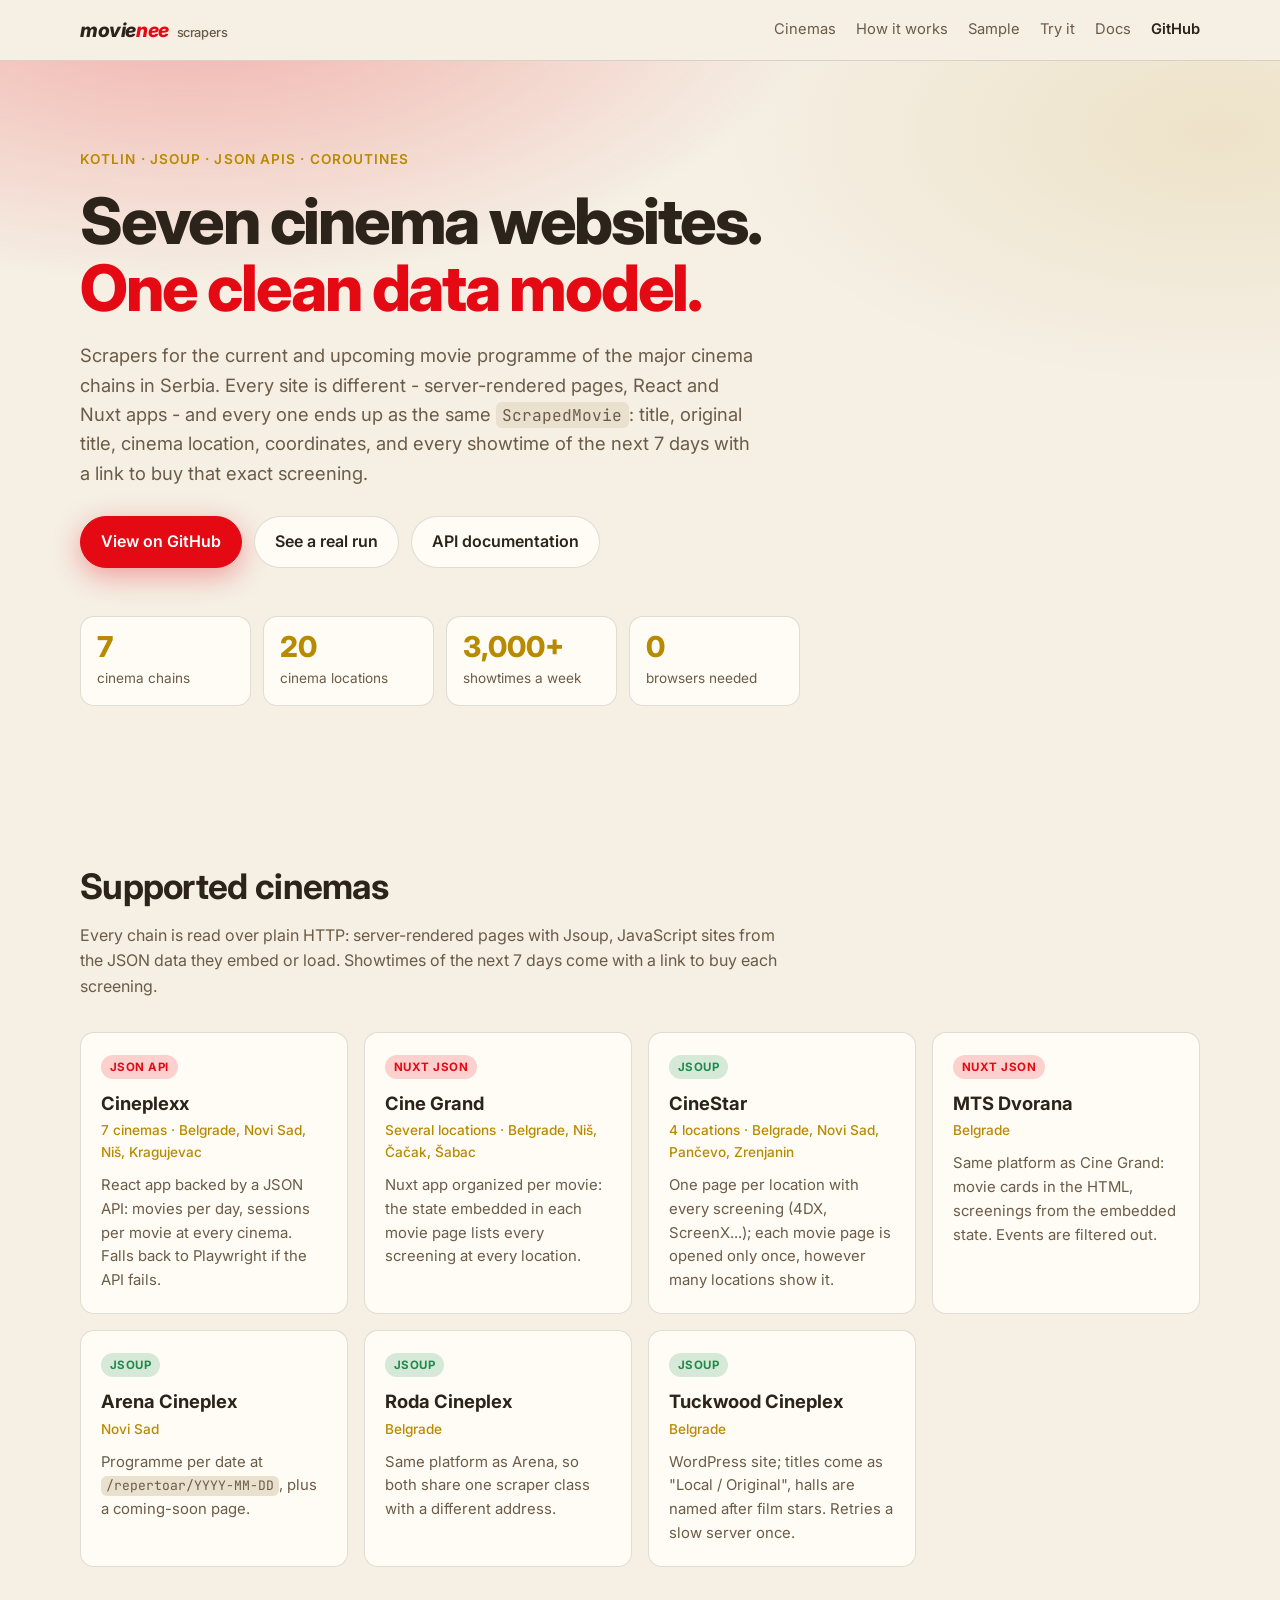
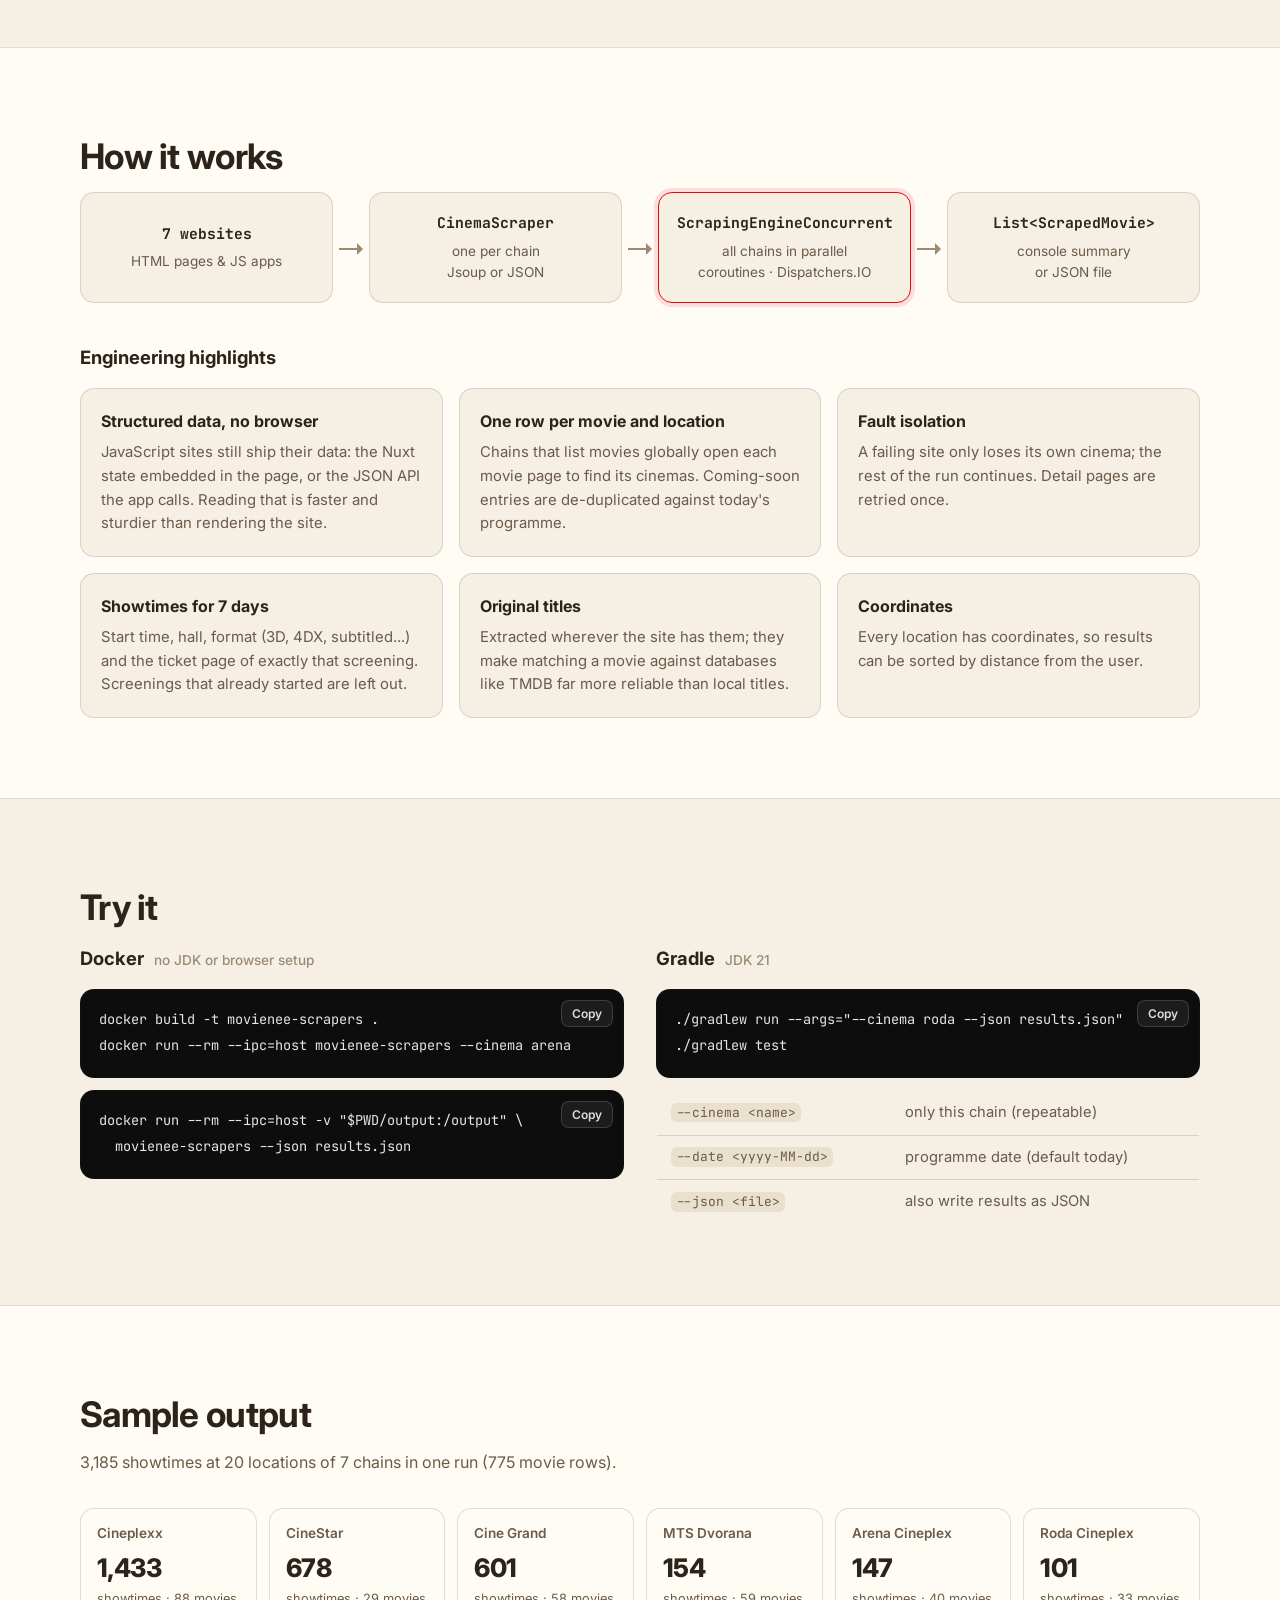
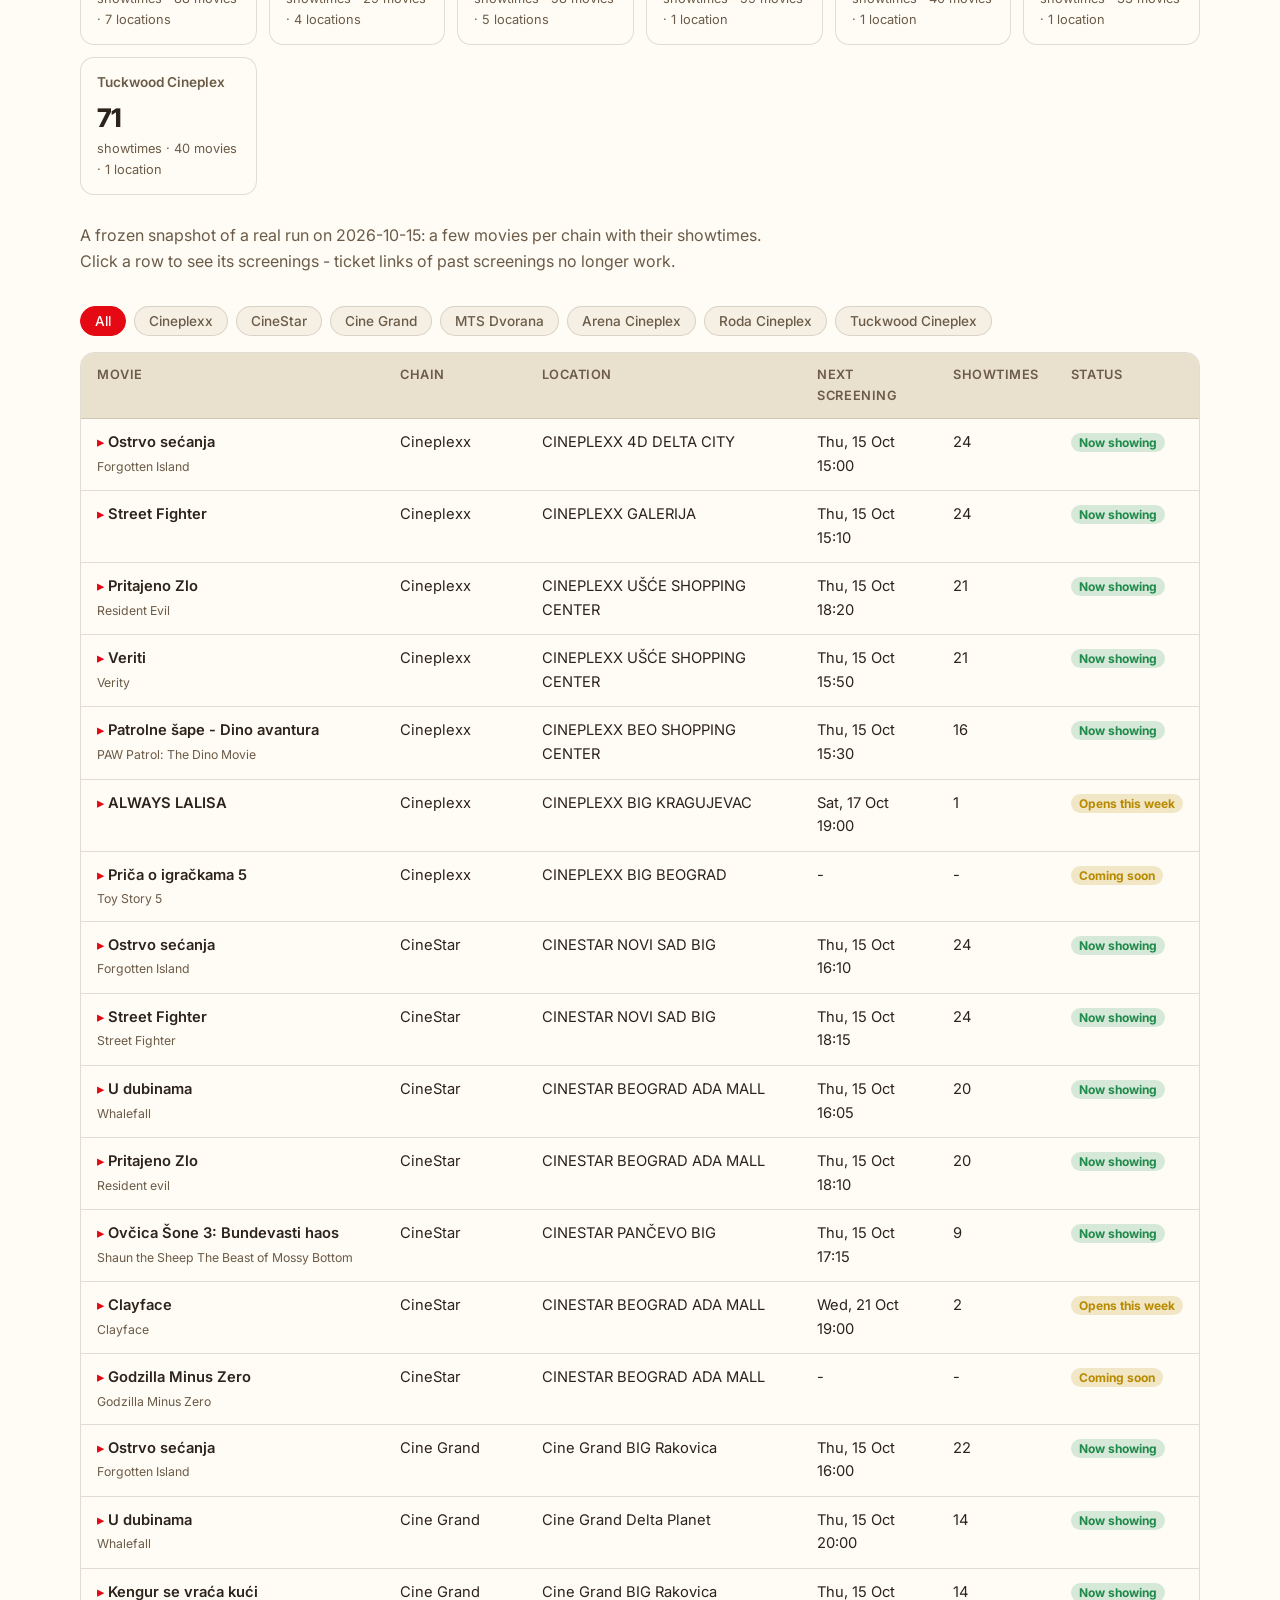
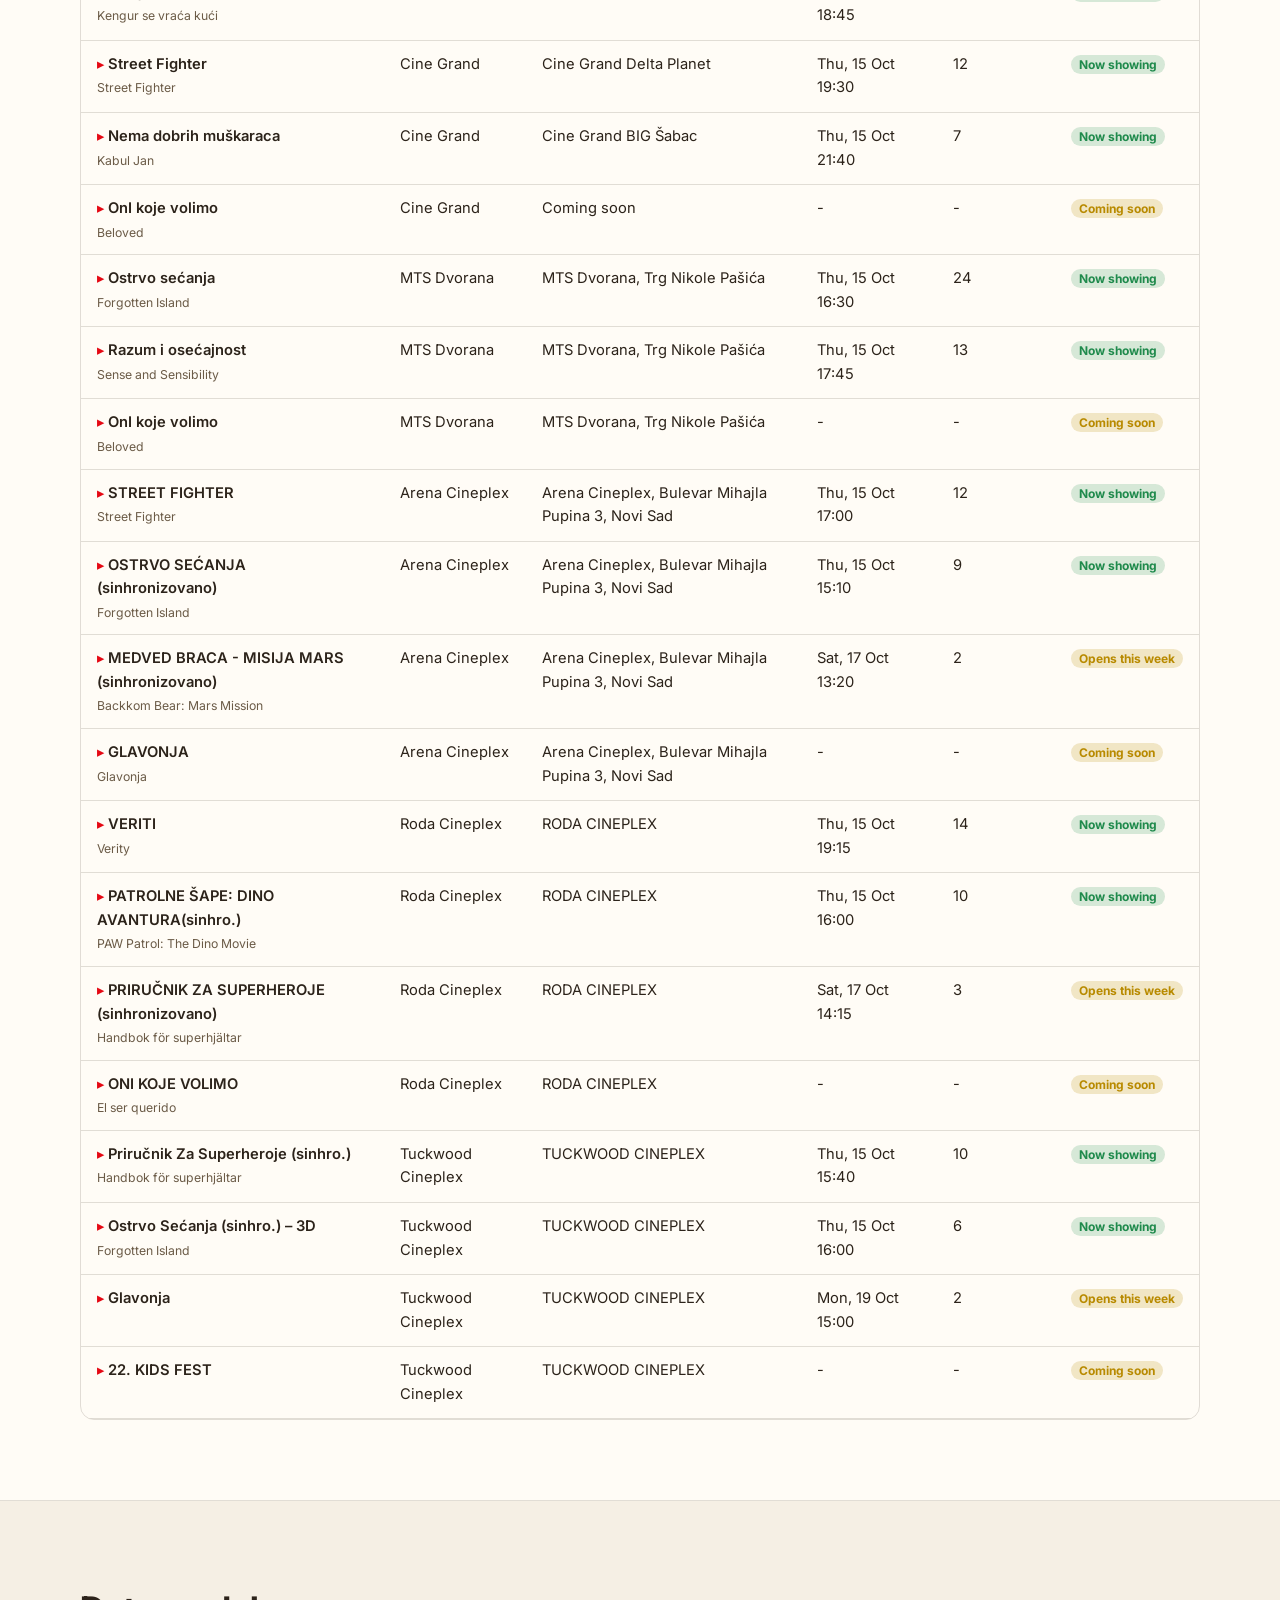
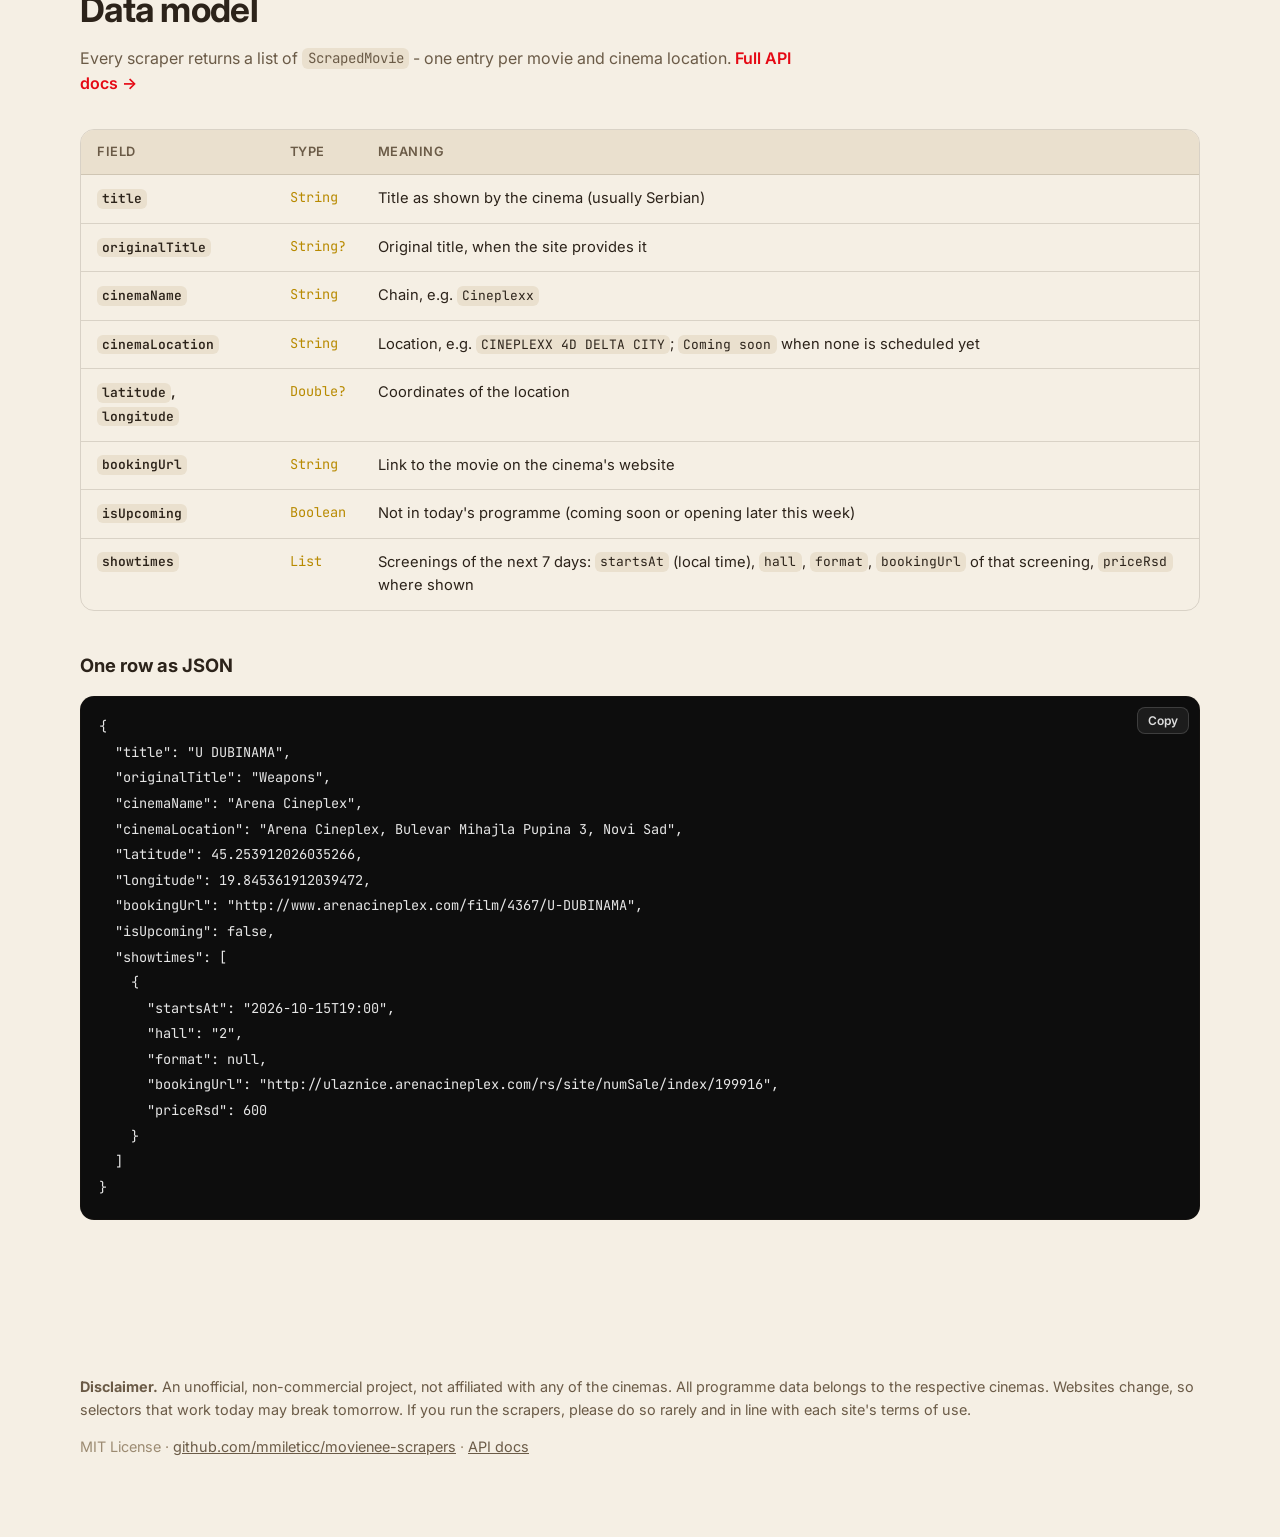
<file: site/index.html>
<!doctype html>
<html lang="en">
<head>
  <meta charset="utf-8">
  <meta name="viewport" content="width=device-width, initial-scale=1">
  <title>Movienee Scrapers</title>
  <meta name="description" content="Kotlin scrapers that turn the websites of seven Serbian cinema chains into one uniform data model - movies, locations and every showtime of the week with a ticket link.">
  <link rel="preconnect" href="https://fonts.googleapis.com">
  <link rel="preconnect" href="https://fonts.gstatic.com" crossorigin>
  <link href="https://fonts.googleapis.com/css2?family=Inter:wght@400;500;600;700;800&family=JetBrains+Mono:wght@400;500&display=swap" rel="stylesheet">
  <link rel="stylesheet" href="style.css">
  <link rel="icon" href="data:image/svg+xml,%3Csvg xmlns='http://www.w3.org/2000/svg' viewBox='0 0 32 32'%3E%3Crect width='32' height='32' rx='8' fill='%23E50914'/%3E%3Cpath d='M9 22V10l7 7 7-7v12' stroke='white' stroke-width='3' fill='none' stroke-linecap='round' stroke-linejoin='round'/%3E%3C/svg%3E">
</head>
<body>

<header class="topbar">
  <div class="wrap topbar-inner">
    <a class="brand" href="#">movie<span>nee</span> <small>scrapers</small></a>
    <nav>
      <a href="#cinemas">Cinemas</a>
      <a href="#how">How it works</a>
      <a href="#sample">Sample</a>
      <a href="#try">Try it</a>
      <a href="docs/index.html">Docs</a>
      <a class="gh" href="https://github.com/mmileticc/movienee-scrapers" aria-label="GitHub repository">GitHub</a>
    </nav>
  </div>
</header>

<main>
  <section class="hero">
    <div class="wrap">
      <p class="eyebrow">Kotlin · Jsoup · JSON APIs · Coroutines</p>
      <h1>Seven cinema websites.<br><span>One clean data model.</span></h1>
      <p class="lead">
        Scrapers for the current and upcoming movie programme of the major cinema chains in Serbia.
        Every site is different - server-rendered pages, React and Nuxt apps - and every one ends up
        as the same <code>ScrapedMovie</code>: title, original title, cinema location, coordinates,
        and every showtime of the next 7 days with a link to buy that exact screening.
      </p>
      <div class="cta">
        <a class="btn primary" href="https://github.com/mmileticc/movienee-scrapers">View on GitHub</a>
        <a class="btn" href="#sample">See a real run</a>
        <a class="btn" href="docs/index.html">API documentation</a>
      </div>
      <dl class="stats">
        <div><dt>7</dt><dd>cinema chains</dd></div>
        <div><dt>20</dt><dd>cinema locations</dd></div>
        <div><dt>3,000+</dt><dd>showtimes a week</dd></div>
        <div><dt>0</dt><dd>browsers needed</dd></div>
      </dl>
    </div>
  </section>

  <section id="cinemas" class="section">
    <div class="wrap">
      <h2>Supported cinemas</h2>
      <p class="sub">Every chain is read over plain HTTP: server-rendered pages with Jsoup, JavaScript sites from the JSON data they embed or load. Showtimes of the next 7 days come with a link to buy each screening.</p>
      <div class="grid cinemas">
        <article class="card"><span class="tag pw">JSON API</span><h3>Cineplexx</h3><p class="where">7 cinemas · Belgrade, Novi Sad, Niš, Kragujevac</p><p>React app backed by a JSON API: movies per day, sessions per movie at every cinema. Falls back to Playwright if the API fails.</p></article>
        <article class="card"><span class="tag pw">Nuxt JSON</span><h3>Cine Grand</h3><p class="where">Several locations · Belgrade, Niš, Čačak, Šabac</p><p>Nuxt app organized per movie: the state embedded in each movie page lists every screening at every location.</p></article>
        <article class="card"><span class="tag js">Jsoup</span><h3>CineStar</h3><p class="where">4 locations · Belgrade, Novi Sad, Pančevo, Zrenjanin</p><p>One page per location with every screening (4DX, ScreenX...); each movie page is opened only once, however many locations show it.</p></article>
        <article class="card"><span class="tag pw">Nuxt JSON</span><h3>MTS Dvorana</h3><p class="where">Belgrade</p><p>Same platform as Cine Grand: movie cards in the HTML, screenings from the embedded state. Events are filtered out.</p></article>
        <article class="card"><span class="tag js">Jsoup</span><h3>Arena Cineplex</h3><p class="where">Novi Sad</p><p>Programme per date at <code>/repertoar/YYYY-MM-DD</code>, plus a coming-soon page.</p></article>
        <article class="card"><span class="tag js">Jsoup</span><h3>Roda Cineplex</h3><p class="where">Belgrade</p><p>Same platform as Arena, so both share one scraper class with a different address.</p></article>
        <article class="card"><span class="tag js">Jsoup</span><h3>Tuckwood Cineplex</h3><p class="where">Belgrade</p><p>WordPress site; titles come as "Local / Original", halls are named after film stars. Retries a slow server once.</p></article>
      </div>
    </div>
  </section>

  <section id="how" class="section alt">
    <div class="wrap">
      <h2>How it works</h2>
      <div class="flow" role="img" aria-label="Websites are read by scrapers, run in parallel by the engine, and produce a list of ScrapedMovie">
        <div class="node"><b>7 websites</b><span>HTML pages &amp; JS apps</span></div>
        <div class="arrow" aria-hidden="true"></div>
        <div class="node"><b>CinemaScraper</b><span>one per chain<br>Jsoup or JSON</span></div>
        <div class="arrow" aria-hidden="true"></div>
        <div class="node accent"><b>ScrapingEngineConcurrent</b><span>all chains in parallel<br>coroutines · Dispatchers.IO</span></div>
        <div class="arrow" aria-hidden="true"></div>
        <div class="node"><b>List&lt;ScrapedMovie&gt;</b><span>console summary<br>or JSON file</span></div>
      </div>

      <h3 class="h3">Engineering highlights</h3>
      <div class="grid highlights">
        <div class="hl"><h4>Structured data, no browser</h4><p>JavaScript sites still ship their data: the Nuxt state embedded in the page, or the JSON API the app calls. Reading that is faster and sturdier than rendering the site.</p></div>
        <div class="hl"><h4>One row per movie and location</h4><p>Chains that list movies globally open each movie page to find its cinemas. Coming-soon entries are de-duplicated against today's programme.</p></div>
        <div class="hl"><h4>Fault isolation</h4><p>A failing site only loses its own cinema; the rest of the run continues. Detail pages are retried once.</p></div>
        <div class="hl"><h4>Showtimes for 7 days</h4><p>Start time, hall, format (3D, 4DX, subtitled...) and the ticket page of exactly that screening. Screenings that already started are left out.</p></div>
        <div class="hl"><h4>Original titles</h4><p>Extracted wherever the site has them; they make matching a movie against databases like TMDB far more reliable than local titles.</p></div>
        <div class="hl"><h4>Coordinates</h4><p>Every location has coordinates, so results can be sorted by distance from the user.</p></div>
      </div>
    </div>
  </section>

  <section id="try" class="section">
    <div class="wrap">
      <h2>Try it</h2>
      <div class="grid two">
        <div>
          <h3 class="h3">Docker <small>no JDK or browser setup</small></h3>
          <div class="code"><button class="copy" type="button">Copy</button><pre><code>docker build -t movienee-scrapers .
docker run --rm --ipc=host movienee-scrapers --cinema arena</code></pre></div>
          <div class="code"><button class="copy" type="button">Copy</button><pre><code>docker run --rm --ipc=host -v "$PWD/output:/output" \
  movienee-scrapers --json results.json</code></pre></div>
        </div>
        <div>
          <h3 class="h3">Gradle <small>JDK 21</small></h3>
          <div class="code"><button class="copy" type="button">Copy</button><pre><code>./gradlew run --args="--cinema roda --json results.json"
./gradlew test</code></pre></div>
          <table class="opts">
            <tr><td><code>--cinema &lt;name&gt;</code></td><td>only this chain (repeatable)</td></tr>
            <tr><td><code>--date &lt;yyyy-MM-dd&gt;</code></td><td>programme date (default today)</td></tr>
            <tr><td><code>--json &lt;file&gt;</code></td><td>also write results as JSON</td></tr>
          </table>
        </div>
      </div>
    </div>
  </section>

  <section id="sample" class="section alt">
    <div class="wrap">
      <h2>Sample output</h2>
      <div class="run" hidden>
        <p class="sub" id="run-total">One real run.</p>
        <div class="run-grid" id="run-stats"></div>
      </div>
      <p class="sub" id="sample-caption">A few rows from a real run.</p>
      <div class="filters" id="sample-filters" hidden></div>
      <div class="table-wrap">
        <table class="sample" id="sample-table" hidden>
          <thead><tr><th>Movie</th><th>Chain</th><th>Location</th><th>Next screening</th><th>Showtimes</th><th>Status</th></tr></thead>
          <tbody></tbody>
        </table>
      </div>
      <p class="note" id="sample-empty" hidden>No sample yet - run the scraper with <code>--json</code> and see the format below.</p>
    </div>
  </section>

  <section id="model" class="section">
    <div class="wrap">
      <h2>Data model</h2>
      <p class="sub">Every scraper returns a list of <code>ScrapedMovie</code> - one entry per movie and cinema location. <a href="docs/index.html">Full API docs →</a></p>
      <div class="table-wrap">
        <table class="model">
          <thead><tr><th>Field</th><th>Type</th><th>Meaning</th></tr></thead>
          <tbody>
            <tr><td><code>title</code></td><td>String</td><td>Title as shown by the cinema (usually Serbian)</td></tr>
            <tr><td><code>originalTitle</code></td><td>String?</td><td>Original title, when the site provides it</td></tr>
            <tr><td><code>cinemaName</code></td><td>String</td><td>Chain, e.g. <code>Cineplexx</code></td></tr>
            <tr><td><code>cinemaLocation</code></td><td>String</td><td>Location, e.g. <code>CINEPLEXX 4D DELTA CITY</code>; <code>Coming soon</code> when none is scheduled yet</td></tr>
            <tr><td><code>latitude</code>, <code>longitude</code></td><td>Double?</td><td>Coordinates of the location</td></tr>
            <tr><td><code>bookingUrl</code></td><td>String</td><td>Link to the movie on the cinema's website</td></tr>
            <tr><td><code>isUpcoming</code></td><td>Boolean</td><td>Not in today's programme (coming soon or opening later this week)</td></tr>
            <tr><td><code>showtimes</code></td><td>List</td><td>Screenings of the next 7 days: <code>startsAt</code> (local time), <code>hall</code>, <code>format</code>, <code>bookingUrl</code> of that screening, <code>priceRsd</code> where shown</td></tr>
          </tbody>
        </table>
      </div>
      <h3 class="h3">One row as JSON</h3>
      <div class="code"><button class="copy" type="button">Copy</button><pre><code>{
  "title": "U DUBINAMA",
  "originalTitle": "Weapons",
  "cinemaName": "Arena Cineplex",
  "cinemaLocation": "Arena Cineplex, Bulevar Mihajla Pupina 3, Novi Sad",
  "latitude": 45.253912026035266,
  "longitude": 19.845361912039472,
  "bookingUrl": "http://www.arenacineplex.com/film/4367/U-DUBINAMA",
  "isUpcoming": false,
  "showtimes": [
    {
      "startsAt": "2026-10-15T19:00",
      "hall": "2",
      "format": null,
      "bookingUrl": "http://ulaznice.arenacineplex.com/rs/site/numSale/index/199916",
      "priceRsd": 600
    }
  ]
}</code></pre></div>
    </div>
  </section>
</main>

<footer class="footer">
  <div class="wrap">
    <p><strong>Disclaimer.</strong> An unofficial, non-commercial project, not affiliated with any of the cinemas. All programme data belongs to the respective cinemas. Websites change, so selectors that work today may break tomorrow. If you run the scrapers, please do so rarely and in line with each site's terms of use.</p>
    <p class="meta">MIT License · <a href="https://github.com/mmileticc/movienee-scrapers">github.com/mmileticc/movienee-scrapers</a> · <a href="docs/index.html">API docs</a></p>
  </div>
</footer>

<script src="app.js"></script>
</body>
</html>
</file>
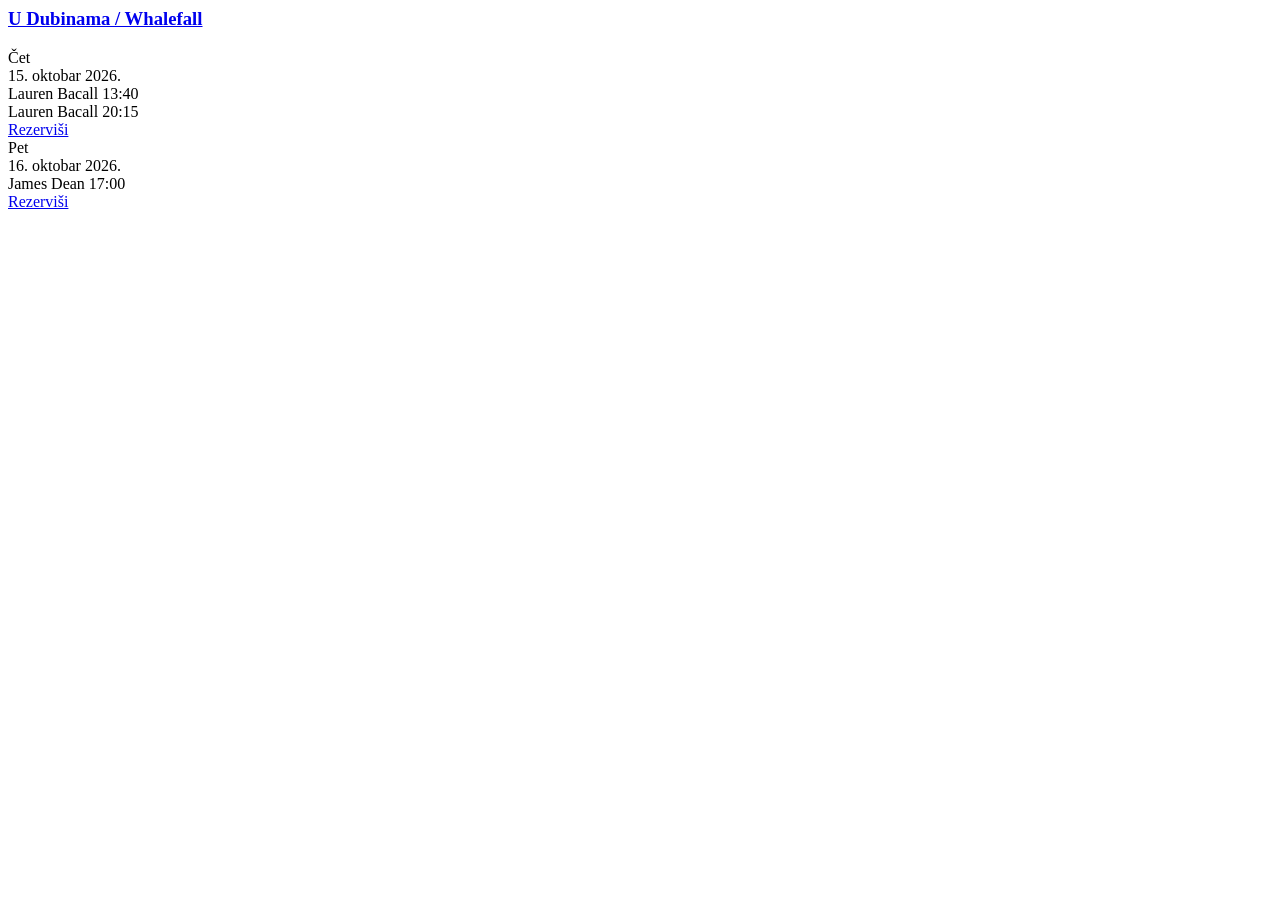
<file: src/test/resources/showtimes/tuckwood-programme.html>
<!-- Trimmed from tuck.rs/repertoar/ (structure kept, content shortened). -->
<html><body><div class="amy-movie-items">
<div class="amy-movie-item"><div class="amy-movie-item-inner">
<div class="amy-movie-item-back"><div class="amy-movie-item-back-inner"><div class="amy-movie-item-content">
<h3 class="amy-movie-field-title"><a href="https://www.tuck.rs/amy_movie/u-dubinama-whalefall/">U Dubinama / Whalefall</a></h3>
</div></div></div>
<div class="amy-movie-item-showtimes"><div class="showtimes-cinema-group"><div class="amy-movie-times">
<div class="amy-cell current-date"><div class="amy-cell-inner"><div class="inner-content">
<div class="amy-head"><div>Čet</div><div>15. oktobar 2026.</div></div>
<div class="amy-intro-times">
<div>Lauren Bacall 13:40</div>
<div>Lauren Bacall 20:15</div>
<a class="button" href="http://ulaznice.tuck.rs/rs/site/repertoireDetail/index/2233">Rezerviši</a>
</div></div></div></div>
<div class="amy-cell"><div class="amy-cell-inner"><div class="inner-content">
<div class="amy-head"><div>Pet</div><div>16. oktobar 2026.</div></div>
<div class="amy-intro-times">
<div>James Dean 17:00</div>
<a class="button" href="http://ulaznice.tuck.rs/rs/site/repertoireDetail/index/2233">Rezerviši</a>
</div></div></div></div>
</div></div></div>
</div></div>
</div></body></html>
</file>
<file: site/style.css>
:root {
  --bg: #0a0a0a;
  --surface: #161616;
  --surface-2: #222222;
  --border: rgba(255, 255, 255, 0.12);
  --text: #f5f5f5;
  --text-2: #a3a3a3;
  --muted: #6b6b6b;
  --accent: #e50914;
  --accent-pressed: #b20710;
  --gold: #f5c518;
  --green: #3ddc84;
  --radius: 14px;
  --mono: "JetBrains Mono", ui-monospace, SFMono-Regular, Menlo, monospace;
}

@media (prefers-color-scheme: light) {
  :root {
    --bg: #f5efe4;
    --surface: #fffcf6;
    --surface-2: #eae0ce;
    --border: rgba(58, 42, 28, 0.15);
    --text: #2c231a;
    --text-2: #6b5b47;
    --muted: #9c8b72;
    --gold: #b88a00;
    --green: #1f8a4c;
  }
}

* { box-sizing: border-box; }

html { scroll-behavior: smooth; }

body {
  margin: 0;
  background: var(--bg);
  color: var(--text);
  font: 16px/1.6 Inter, system-ui, -apple-system, "Segoe UI", sans-serif;
  -webkit-font-smoothing: antialiased;
}

a { color: inherit; }
code { font-family: var(--mono); font-size: 0.88em; background: var(--surface-2); padding: 0.1em 0.4em; border-radius: 6px; }

.wrap { width: min(1120px, 100% - 32px); margin-inline: auto; }

/* Top bar */
.topbar {
  position: sticky; top: 0; z-index: 10;
  background: color-mix(in srgb, var(--bg) 85%, transparent);
  backdrop-filter: blur(10px);
  border-bottom: 1px solid var(--border);
}
.topbar-inner { display: flex; align-items: center; justify-content: space-between; gap: 16px; height: 60px; }
.brand { font-weight: 800; font-style: italic; font-size: 1.2rem; text-decoration: none; letter-spacing: -0.02em; white-space: nowrap; }
.brand span { color: var(--accent); }
.brand small { font-style: normal; font-weight: 500; color: var(--text-2); font-size: 0.8rem; margin-left: 4px; }
.topbar nav { display: flex; gap: 20px; font-size: 0.92rem; overflow-x: auto; }
.topbar nav a { text-decoration: none; color: var(--text-2); white-space: nowrap; }
.topbar nav a:hover { color: var(--text); }
.topbar nav .gh { color: var(--text); font-weight: 600; }

/* Hero */
.hero {
  padding: 88px 0 72px;
  background:
    radial-gradient(900px 420px at 15% -10%, color-mix(in srgb, var(--accent) 28%, transparent), transparent 70%),
    radial-gradient(700px 360px at 95% 10%, color-mix(in srgb, var(--gold) 12%, transparent), transparent 70%);
}
.eyebrow { color: var(--gold); font-weight: 600; font-size: 0.85rem; letter-spacing: 0.08em; text-transform: uppercase; margin: 0 0 16px; }
.hero h1 { font-size: clamp(2.2rem, 6vw, 4rem); line-height: 1.05; letter-spacing: -0.035em; margin: 0 0 20px; font-weight: 800; }
.hero h1 span { color: var(--accent); }
.lead { font-size: 1.15rem; color: var(--text-2); max-width: 680px; margin: 0 0 28px; }
.cta { display: flex; flex-wrap: wrap; gap: 12px; margin-bottom: 48px; }
.btn {
  display: inline-flex; align-items: center; padding: 12px 20px; border-radius: 999px;
  border: 1px solid var(--border); background: var(--surface); text-decoration: none; font-weight: 600;
  transition: transform 0.15s, background 0.15s;
}
.btn:hover { transform: translateY(-1px); background: var(--surface-2); }
.btn.primary { background: var(--accent); border-color: var(--accent); color: #fff; box-shadow: 0 8px 28px color-mix(in srgb, var(--accent) 35%, transparent); }
.btn.primary:hover { background: var(--accent-pressed); }

.stats { display: grid; grid-template-columns: repeat(4, 1fr); gap: 12px; margin: 0; max-width: 720px; }
.stats div { background: var(--surface); border: 1px solid var(--border); border-radius: var(--radius); padding: 16px; }
.stats dt { font-size: 1.8rem; font-weight: 800; color: var(--gold); line-height: 1; }
.stats dd { margin: 6px 0 0; color: var(--text-2); font-size: 0.85rem; }

/* Sections */
.section { padding: 80px 0; }
.section.alt { background: var(--surface); border-block: 1px solid var(--border); }
.section h2 { font-size: clamp(1.6rem, 3.5vw, 2.2rem); letter-spacing: -0.02em; margin: 0 0 8px; }
.sub { color: var(--text-2); margin: 0 0 32px; max-width: 720px; }
.sub a { color: var(--accent); font-weight: 600; text-decoration: none; }
.h3 { font-size: 1.15rem; margin: 40px 0 16px; }
.h3 small { color: var(--muted); font-weight: 500; font-size: 0.85rem; margin-left: 6px; }
#try .h3 { margin-top: 0; }

.grid { display: grid; gap: 16px; }
.cinemas { grid-template-columns: repeat(auto-fill, minmax(250px, 1fr)); }
.highlights { grid-template-columns: repeat(auto-fill, minmax(300px, 1fr)); }
.two { grid-template-columns: repeat(auto-fit, minmax(320px, 1fr)); gap: 32px; }

.card {
  position: relative; background: var(--surface); border: 1px solid var(--border);
  border-radius: var(--radius); padding: 20px; transition: border-color 0.15s, transform 0.15s;
}
.card:hover { border-color: color-mix(in srgb, var(--accent) 60%, var(--border)); transform: translateY(-2px); }
.card h3 { margin: 10px 0 2px; font-size: 1.15rem; }
.card .where { color: var(--gold); font-size: 0.85rem; margin: 0 0 10px; font-weight: 500; }
.card p { margin: 0; color: var(--text-2); font-size: 0.93rem; }
.tag { display: inline-block; font-size: 0.72rem; font-weight: 700; letter-spacing: 0.04em; text-transform: uppercase; padding: 3px 9px; border-radius: 999px; }
.tag.pw { background: color-mix(in srgb, var(--accent) 18%, transparent); color: var(--accent); }
.tag.js { background: color-mix(in srgb, var(--green) 18%, transparent); color: var(--green); }

/* Flow diagram */
.flow { display: flex; align-items: stretch; gap: 0; margin: 8px 0 8px; }
.node {
  flex: 1; background: var(--bg); border: 1px solid var(--border); border-radius: var(--radius);
  padding: 18px 16px; text-align: center; display: flex; flex-direction: column; justify-content: center; gap: 6px;
}
.node b { font-family: var(--mono); font-size: 0.92rem; }
.node span { color: var(--text-2); font-size: 0.85rem; }
.node.accent { border-color: var(--accent); box-shadow: 0 0 0 4px color-mix(in srgb, var(--accent) 12%, transparent); }
.arrow { flex: 0 0 36px; position: relative; }
.arrow::before { content: ""; position: absolute; top: 50%; left: 6px; right: 10px; border-top: 2px solid var(--muted); }
.arrow::after { content: ""; position: absolute; top: calc(50% - 5px); right: 6px; border: 6px solid transparent; border-left-color: var(--muted); border-right: 0; }

.hl { background: var(--bg); border: 1px solid var(--border); border-radius: var(--radius); padding: 20px; }
.hl h4 { margin: 0 0 6px; font-size: 1rem; }
.hl p { margin: 0; color: var(--text-2); font-size: 0.93rem; }

/* Code blocks */
.code { position: relative; background: #0d0d0d; border: 1px solid var(--border); border-radius: var(--radius); margin-bottom: 12px; }
.code pre { margin: 0; padding: 18px; overflow-x: auto; }
.code code { background: none; padding: 0; color: #e6e6e6; font-size: 0.85rem; line-height: 1.7; }
.copy {
  position: absolute; top: 10px; right: 10px; border: 1px solid rgba(255, 255, 255, 0.15); background: #1c1c1c; color: #ddd;
  font: 600 0.75rem Inter, sans-serif; padding: 5px 10px; border-radius: 8px; cursor: pointer;
}
.copy:hover { background: #2a2a2a; }

/* Tables */
.table-wrap { overflow-x: auto; border: 1px solid var(--border); border-radius: var(--radius); }
table { width: 100%; border-collapse: collapse; font-size: 0.92rem; }
th, td { text-align: left; padding: 12px 16px; border-bottom: 1px solid var(--border); vertical-align: top; }
th { color: var(--text-2); font-weight: 600; font-size: 0.8rem; text-transform: uppercase; letter-spacing: 0.04em; background: var(--surface-2); }
tr:last-child td { border-bottom: 0; }
.model td:first-child, .sample td:first-child { font-weight: 600; }
.model td:nth-child(2) { font-family: var(--mono); font-size: 0.85rem; color: var(--gold); white-space: nowrap; }
.opts { margin-top: 8px; border: 1px solid var(--border); border-radius: var(--radius); overflow: hidden; }
.opts td { padding: 10px 14px; color: var(--text-2); }
.opts td:first-child { white-space: nowrap; }
.sample a { color: var(--accent); text-decoration: none; }
.sample a.slot { color: var(--text); }
.status { font-size: 0.75rem; font-weight: 700; padding: 2px 8px; border-radius: 999px; white-space: nowrap; }
.status.now { background: color-mix(in srgb, var(--green) 18%, transparent); color: var(--green); }
.status.soon { background: color-mix(in srgb, var(--gold) 20%, transparent); color: var(--gold); }

.filters { display: flex; flex-wrap: wrap; gap: 8px; margin-bottom: 16px; }
.chip { border: 1px solid var(--border); background: var(--bg); color: var(--text-2); font: 500 0.85rem Inter, sans-serif; padding: 6px 14px; border-radius: 999px; cursor: pointer; }
.chip[aria-pressed="true"] { background: var(--accent); border-color: var(--accent); color: #fff; }
.note { color: var(--text-2); }

/* Footer */
.footer { padding: 48px 0 64px; color: var(--text-2); font-size: 0.9rem; }
.footer .meta { color: var(--muted); }
.footer a { color: var(--text-2); }

/* Sample: run totals, expandable rows with showtimes. */
.run-grid { display: grid; grid-template-columns: repeat(auto-fill, minmax(150px, 1fr)); gap: 12px; margin: 8px 0 28px; }
.run-card { background: var(--surface); border: 1px solid var(--border); border-radius: var(--radius); padding: 14px 16px; }
.run-card h3 { margin: 0; font-size: 0.85rem; color: var(--text-2); font-weight: 600; }
.run-card .big { margin: 4px 0 0; font-size: 1.6rem; font-weight: 800; letter-spacing: -0.02em; }
.small { margin: 0; font-size: 0.8rem; color: var(--text-2); }
.sample td:first-child { font-weight: 400; }
.toggle { all: unset; cursor: pointer; display: grid; gap: 2px; }
.toggle:focus-visible { outline: 2px solid var(--accent); outline-offset: 4px; border-radius: 4px; }
.toggle .title { font-weight: 600; color: var(--text); }
.toggle .title::before { content: "▸ "; color: var(--accent); }
.movie-row.open .toggle .title::before { content: "▾ "; }
.toggle small { color: var(--text-2); }
.movie-row { cursor: default; }
.movie-row:hover td { background: color-mix(in srgb, var(--surface-2) 40%, transparent); }
.details-row td { background: var(--surface); padding: 16px 18px 18px; }
.showtimes { display: grid; gap: 10px; margin-bottom: 12px; }
.day { display: grid; grid-template-columns: 110px 1fr; gap: 10px; align-items: start; }
.day-label { font-weight: 600; font-size: 0.85rem; padding-top: 6px; }
.times { display: flex; flex-wrap: wrap; gap: 8px; }
.slot { display: inline-grid; gap: 1px; padding: 6px 10px; border: 1px solid var(--border); border-radius: 10px; background: var(--bg); color: var(--text); text-decoration: none; min-width: 64px; }
a.slot:hover { border-color: var(--accent); }
.slot b { font-variant-numeric: tabular-nums; }
.slot small { color: var(--text-2); font-size: 0.72rem; white-space: nowrap; }
.movie-link { font-size: 0.85rem; }

@media (max-width: 760px) {
  .day { grid-template-columns: 1fr; gap: 6px; }
  .day-label { padding-top: 0; }
  .topbar nav a:not(.gh):not([href="docs/index.html"]) { display: none; }
  .hero { padding: 56px 0 48px; }
  .stats { grid-template-columns: repeat(2, 1fr); }
  .section { padding: 56px 0; }
  .flow { flex-direction: column; }
  .arrow { flex-basis: 28px; }
  .arrow::before { top: 4px; bottom: 8px; left: 50%; right: auto; border-top: 0; border-left: 2px solid var(--muted); }
  .arrow::after { top: auto; bottom: 2px; right: auto; left: calc(50% - 5px); border: 6px solid transparent; border-top-color: var(--muted); border-bottom: 0; }
}
</file>
